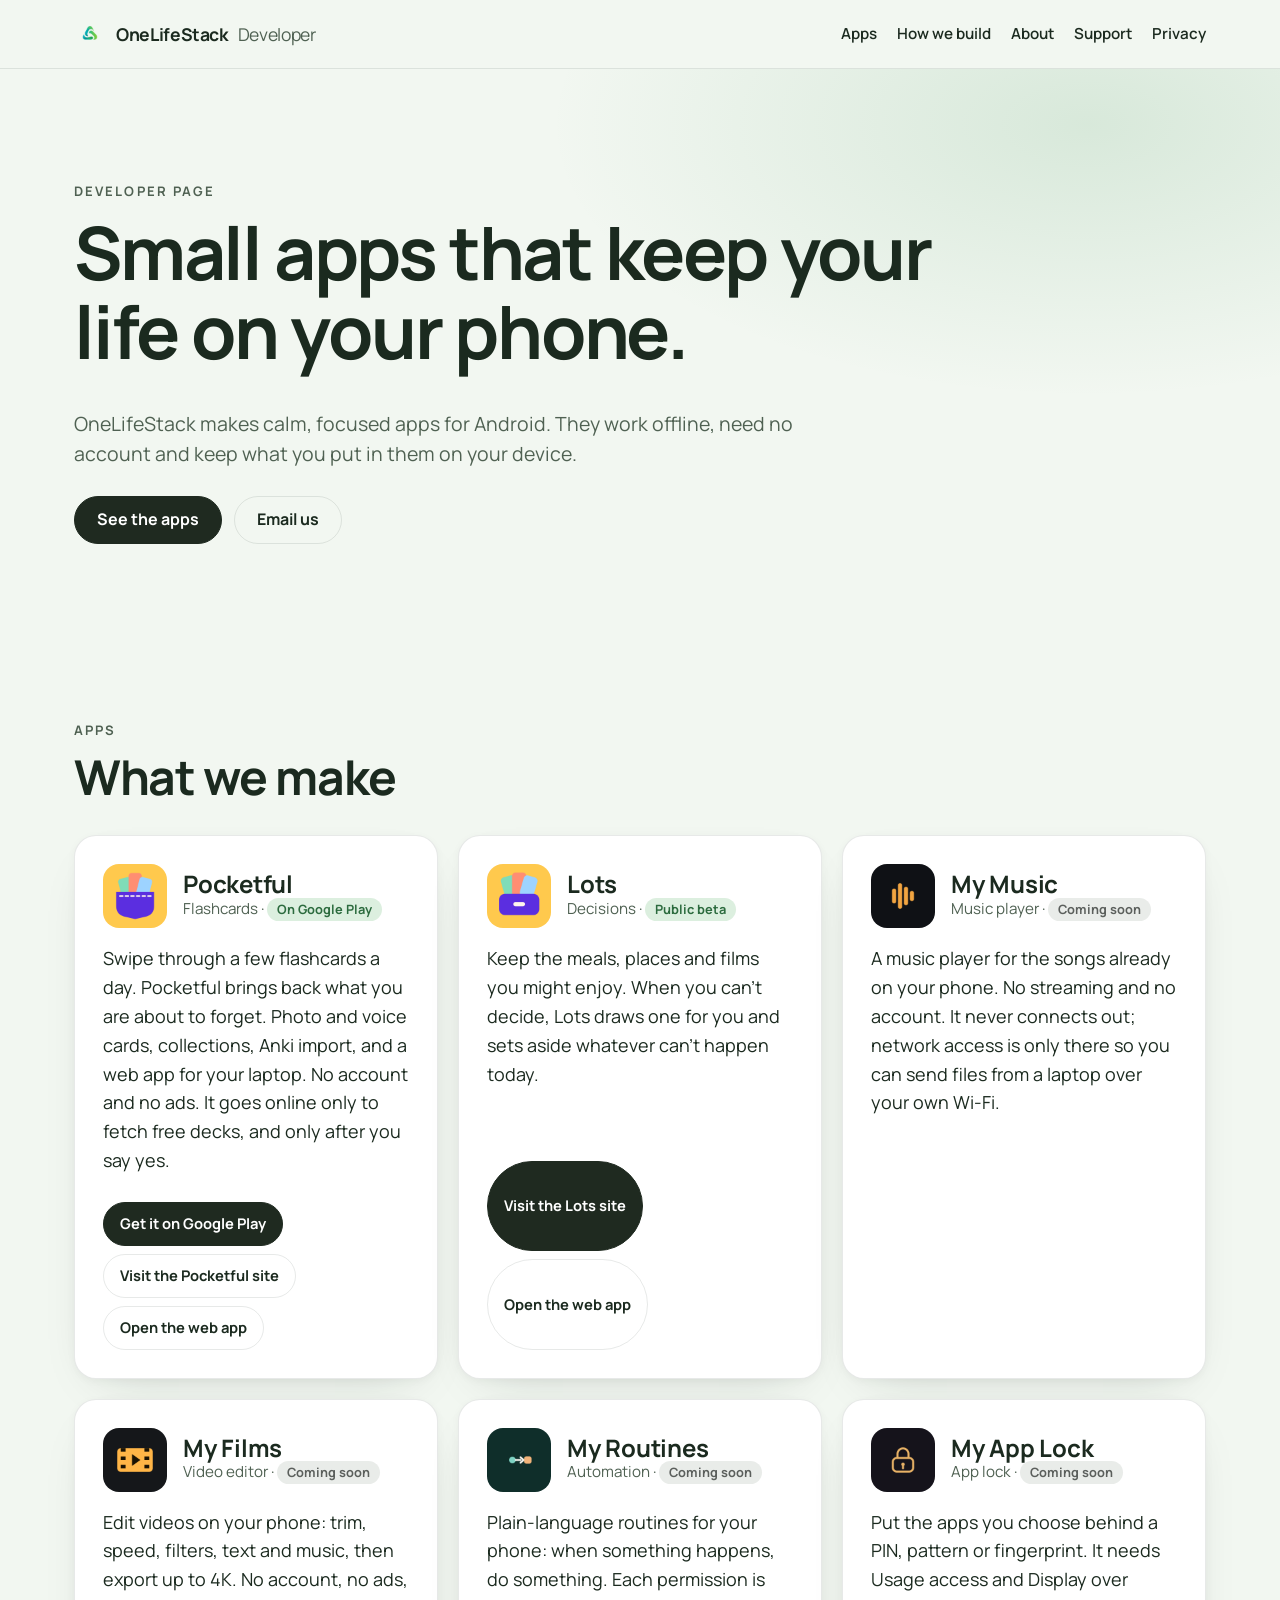
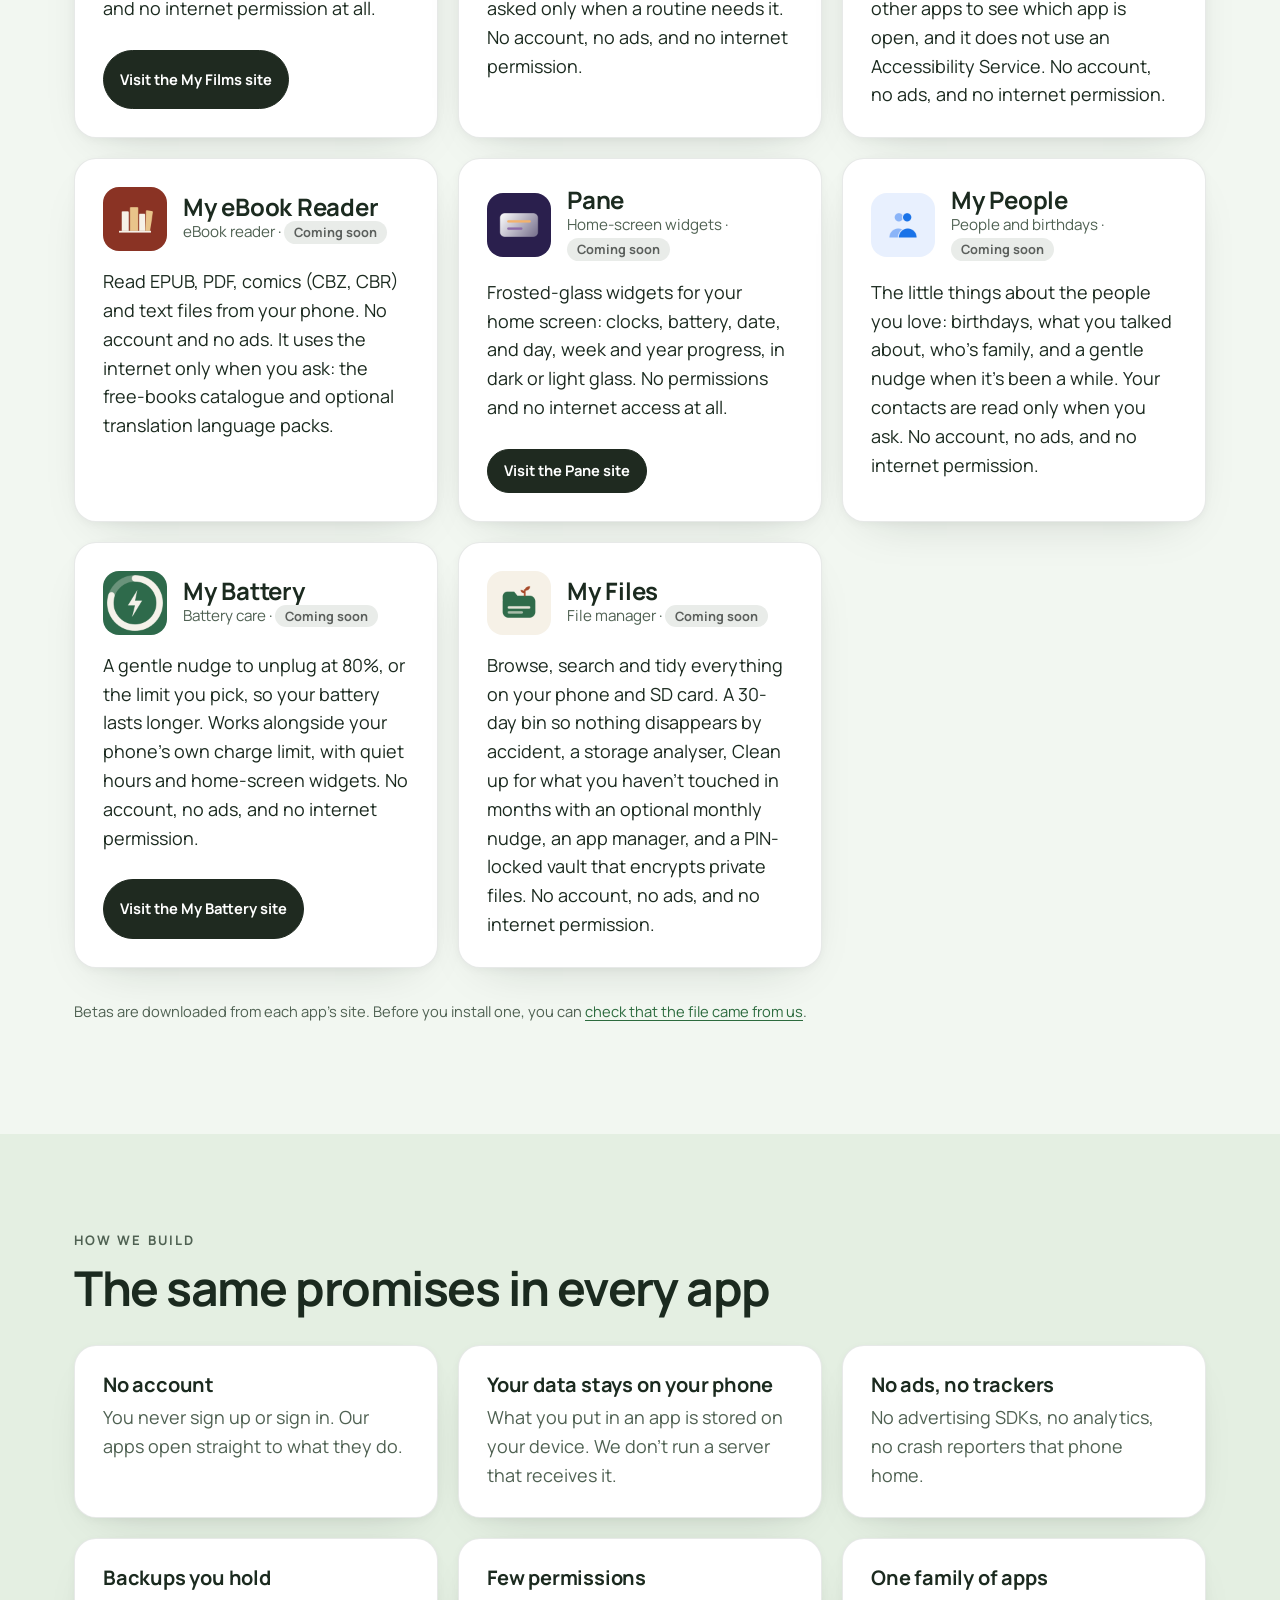
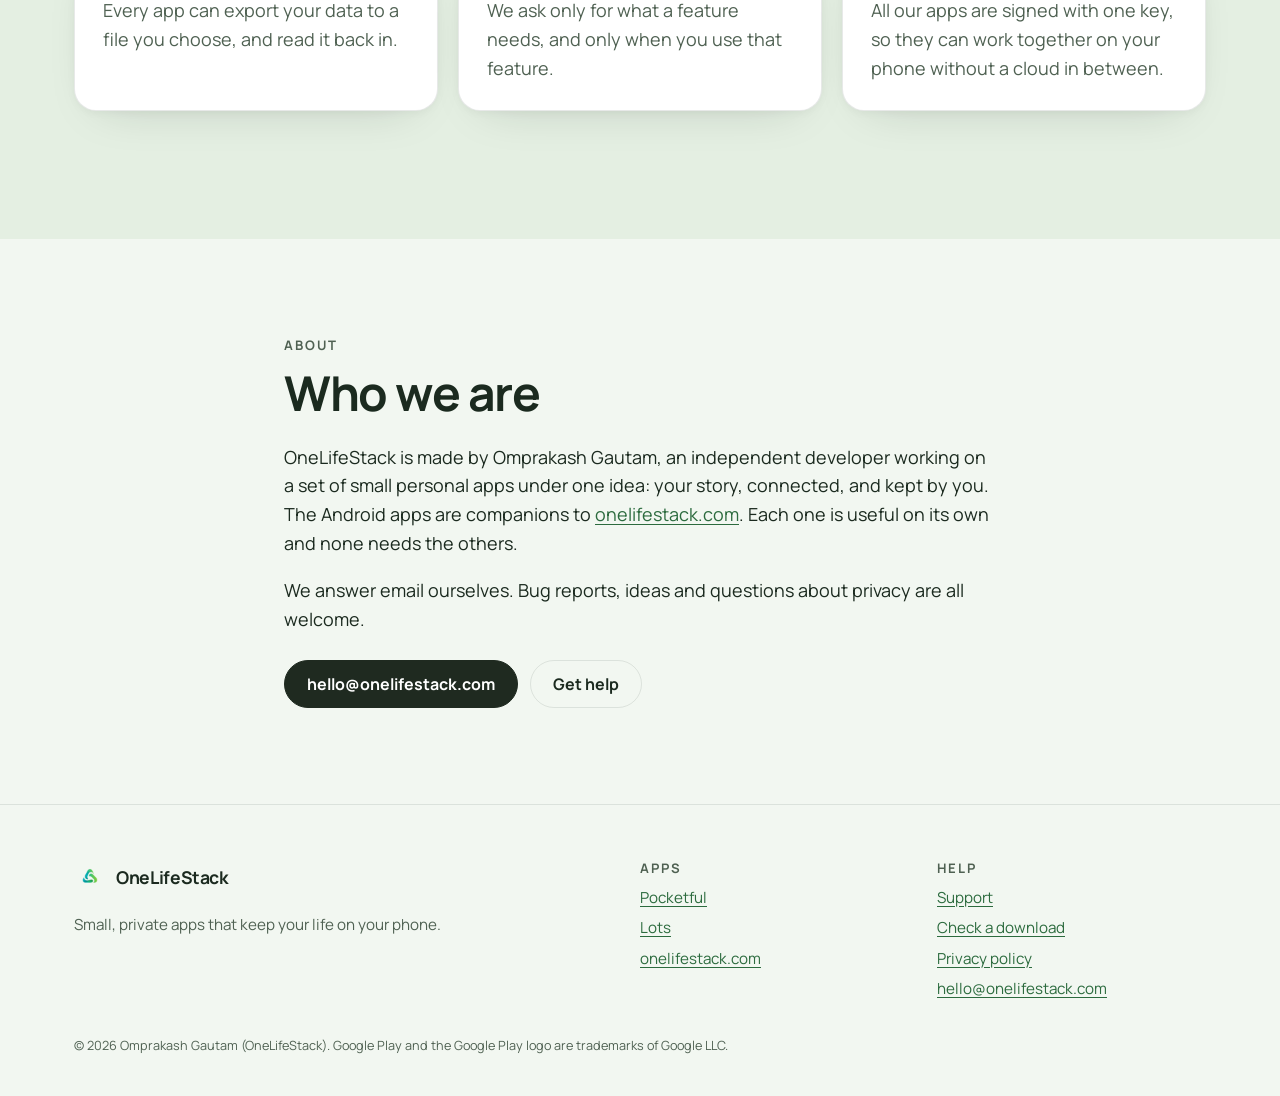
<file: index.html>
<!doctype html>
<html lang="en"><head><meta charset="utf-8">
<meta name="viewport" content="width=device-width, initial-scale=1">
<title>OneLifeStack: small, private Android apps</title>
<meta name="description" content="Calm, focused Android apps that work offline, need no account and keep your data on your phone. Pocketful, Lots and more.">
<meta name="theme-color" content="#f2f7f1" media="(prefers-color-scheme: light)"><meta name="theme-color" content="#080909" media="(prefers-color-scheme: dark)">
<meta http-equiv="Content-Security-Policy" content="default-src 'self'; script-src 'none'; img-src 'self'; style-src 'self'; font-src 'self'; base-uri 'self'; form-action 'none'">
<link rel="canonical" href="https://developer.onelifestack.com/">
<link rel="manifest" href="/site.webmanifest">
<link rel="icon" href="/assets/icon-96.png" sizes="96x96" type="image/png"><link rel="apple-touch-icon" href="/assets/icon-180.png">
<link rel="preload" href="/assets/fonts/manrope-400.ttf" as="font" type="font/ttf" crossorigin><link rel="preload" href="/assets/fonts/manrope-700.ttf" as="font" type="font/ttf" crossorigin>
<meta property="og:type" content="website"><meta property="og:site_name" content="OneLifeStack Developer"><meta property="og:title" content="OneLifeStack: small, private Android apps">
<meta property="og:description" content="Calm, focused Android apps that work offline, need no account and keep your data on your phone. Pocketful, Lots and more."><meta property="og:url" content="https://developer.onelifestack.com/"><meta property="og:image" content="https://developer.onelifestack.com/assets/og.jpg">
<meta name="twitter:card" content="summary_large_image">
<link rel="stylesheet" href="/assets/site.css">
</head><body>
<a class="skip" href="#main">Skip to content</a>
<header class="site"><div class="wrap"><a class="brand" href="/"><img src="/assets/icon-96.png" width="32" height="32" alt="">OneLifeStack <span>Developer</span></a>
<nav class="main" aria-label="Main"><a href="/#apps">Apps</a><a href="/#principles">How we build</a><a href="/#about">About</a><a href="/support/">Support</a><a href="/privacy/">Privacy</a></nav></div></header>
<main id="main">
<section class="hero"><div class="wrap">
<p class="eyebrow">Developer page</p>
<h1>Small apps that keep your life on your phone.</h1>
<p class="lede">OneLifeStack makes calm, focused apps for Android. They work offline, need no account and keep what you put in them on your device.</p>
<p class="links"><a class="btn" href="#apps">See the apps</a><a class="btn ghost" href="mailto:hello@onelifestack.com">Email us</a></p>
</div></section>
<section id="apps"><div class="wrap">
<p class="eyebrow">Apps</p><h2>What we make</h2>
<ul class="grid apps"><li class="card app" id="app-pocketful">
<div class="app-head"><img src="/assets/apps/pocketful.png" width="64" height="64" alt="Pocketful app icon">
<div><h3>Pocketful</h3><p class="kind">Flashcards · <span class="pill live">On Google Play</span></p></div></div>
<p>Swipe through a few flashcards a day. Pocketful brings back what you are about to forget. Photo and voice cards, collections, Anki import, and a web app for your laptop. No account and no ads. It goes online only to fetch free decks, and only after you say yes.</p><p class="links"><a class="btn" href="https://play.google.com/store/apps/details?id=com.onelifestack.pocketful">Get it on Google Play</a><a class="btn ghost" href="https://pocketful.onelifestack.com/">Visit the Pocketful site</a><a class="btn ghost" href="https://pocketful.onelifestack.com/app/">Open the web app</a></p></li><li class="card app" id="app-lots">
<div class="app-head"><img src="/assets/apps/lots.png" width="64" height="64" alt="Lots app icon">
<div><h3>Lots</h3><p class="kind">Decisions · <span class="pill beta">Public beta</span></p></div></div>
<p>Keep the meals, places and films you might enjoy. When you can&#x27;t decide, Lots draws one for you and sets aside whatever can&#x27;t happen today.</p><p class="links"><a class="btn" href="https://lots.onelifestack.com/">Visit the Lots site</a><a class="btn ghost" href="https://lots.onelifestack.com/app/">Open the web app</a></p></li><li class="card app" id="app-mymusic">
<div class="app-head"><img src="/assets/apps/mymusic.png" width="64" height="64" alt="My Music app icon">
<div><h3>My Music</h3><p class="kind">Music player · <span class="pill soon">Coming soon</span></p></div></div>
<p>A music player for the songs already on your phone. No streaming and no account. It never connects out; network access is only there so you can send files from a laptop over your own Wi-Fi.</p></li><li class="card app" id="app-myfilms">
<div class="app-head"><img src="/assets/apps/myfilms.png" width="64" height="64" alt="My Films app icon">
<div><h3>My Films</h3><p class="kind">Video editor · <span class="pill soon">Coming soon</span></p></div></div>
<p>Edit videos on your phone: trim, speed, filters, text and music, then export up to 4K. No account, no ads, and no internet permission at all.</p><p class="links"><a class="btn" href="https://myfilms.onelifestack.com/">Visit the My Films site</a></p></li><li class="card app" id="app-myroutines">
<div class="app-head"><img src="/assets/apps/myroutines.png" width="64" height="64" alt="My Routines app icon">
<div><h3>My Routines</h3><p class="kind">Automation · <span class="pill soon">Coming soon</span></p></div></div>
<p>Plain-language routines for your phone: when something happens, do something. Each permission is asked only when a routine needs it. No account, no ads, and no internet permission.</p></li><li class="card app" id="app-myapplock">
<div class="app-head"><img src="/assets/apps/myapplock.png" width="64" height="64" alt="My App Lock app icon">
<div><h3>My App Lock</h3><p class="kind">App lock · <span class="pill soon">Coming soon</span></p></div></div>
<p>Put the apps you choose behind a PIN, pattern or fingerprint. It needs Usage access and Display over other apps to see which app is open, and it does not use an Accessibility Service. No account, no ads, and no internet permission.</p></li><li class="card app" id="app-myebookreader">
<div class="app-head"><img src="/assets/apps/myebookreader.png" width="64" height="64" alt="My eBook Reader app icon">
<div><h3>My eBook Reader</h3><p class="kind">eBook reader · <span class="pill soon">Coming soon</span></p></div></div>
<p>Read EPUB, PDF, comics (CBZ, CBR) and text files from your phone. No account and no ads. It uses the internet only when you ask: the free-books catalogue and optional translation language packs.</p></li><li class="card app" id="app-pane">
<div class="app-head"><img src="/assets/apps/pane.png" width="64" height="64" alt="Pane app icon">
<div><h3>Pane</h3><p class="kind">Home-screen widgets · <span class="pill soon">Coming soon</span></p></div></div>
<p>Frosted-glass widgets for your home screen: clocks, battery, date, and day, week and year progress, in dark or light glass. No permissions and no internet access at all.</p><p class="links"><a class="btn" href="https://pane.onelifestack.com/">Visit the Pane site</a></p></li><li class="card app" id="app-mypeople">
<div class="app-head"><img src="/assets/apps/mypeople.png" width="64" height="64" alt="My People app icon">
<div><h3>My People</h3><p class="kind">People and birthdays · <span class="pill soon">Coming soon</span></p></div></div>
<p>The little things about the people you love: birthdays, what you talked about, who&#x27;s family, and a gentle nudge when it&#x27;s been a while. Your contacts are read only when you ask. No account, no ads, and no internet permission.</p></li><li class="card app" id="app-mybattery">
<div class="app-head"><img src="/assets/apps/mybattery.png" width="64" height="64" alt="My Battery app icon">
<div><h3>My Battery</h3><p class="kind">Battery care · <span class="pill soon">Coming soon</span></p></div></div>
<p>A gentle nudge to unplug at 80%, or the limit you pick, so your battery lasts longer. Works alongside your phone&#x27;s own charge limit, with quiet hours and home-screen widgets. No account, no ads, and no internet permission.</p><p class="links"><a class="btn" href="https://mybattery.onelifestack.com/">Visit the My Battery site</a></p></li><li class="card app" id="app-myfiles">
<div class="app-head"><img src="/assets/apps/myfiles.png" width="64" height="64" alt="My Files app icon">
<div><h3>My Files</h3><p class="kind">File manager · <span class="pill soon">Coming soon</span></p></div></div>
<p>Browse, search and tidy everything on your phone and SD card. A 30-day bin so nothing disappears by accident, a storage analyser, Clean up for what you haven&#x27;t touched in months with an optional monthly nudge, an app manager, and a PIN-locked vault that encrypts private files. No account, no ads, and no internet permission.</p></li></ul>
<p class="muted small">Betas are downloaded from each app's site. Before you install one, you can <a href="/verify/">check that the file came from us</a>.</p>
</div></section>
<section id="principles" class="alt"><div class="wrap">
<p class="eyebrow">How we build</p><h2>The same promises in every app</h2>
<ul class="grid"><li class="card"><h3>No account</h3><p>You never sign up or sign in. Our apps open straight to what they do.</p></li><li class="card"><h3>Your data stays on your phone</h3><p>What you put in an app is stored on your device. We don&#x27;t run a server that receives it.</p></li><li class="card"><h3>No ads, no trackers</h3><p>No advertising SDKs, no analytics, no crash reporters that phone home.</p></li><li class="card"><h3>Backups you hold</h3><p>Every app can export your data to a file you choose, and read it back in.</p></li><li class="card"><h3>Few permissions</h3><p>We ask only for what a feature needs, and only when you use that feature.</p></li><li class="card"><h3>One family of apps</h3><p>All our apps are signed with one key, so they can work together on your phone without a cloud in between.</p></li></ul>
</div></section>
<section id="about"><div class="wrap narrow">
<p class="eyebrow">About</p><h2>Who we are</h2>
<p>OneLifeStack is made by Omprakash Gautam, an independent developer working on a set of small personal apps under one idea: your story, connected, and kept by you. The Android apps are companions to <a href="https://onelifestack.com">onelifestack.com</a>. Each one is useful on its own and none needs the others.</p>
<p>We answer email ourselves. Bug reports, ideas and questions about privacy are all welcome.</p>
<p class="links"><a class="btn" href="mailto:hello@onelifestack.com">hello@onelifestack.com</a><a class="btn ghost" href="/support/">Get help</a></p>
</div></section>
</main>
<footer class="site"><div class="wrap">
<div><a class="brand" href="/"><img src="/assets/icon-96.png" width="32" height="32" alt="">OneLifeStack</a>
<p>Small, private apps that keep your life on your phone.</p></div>
<div><h2>Apps</h2><ul><li><a href="https://pocketful.onelifestack.com/">Pocketful</a></li><li><a href="https://lots.onelifestack.com/">Lots</a></li><li><a href="https://onelifestack.com">onelifestack.com</a></li></ul></div>
<div><h2>Help</h2><ul><li><a href="/support/">Support</a></li><li><a href="/verify/">Check a download</a></li><li><a href="/privacy/">Privacy policy</a></li><li><a href="mailto:hello@onelifestack.com">hello@onelifestack.com</a></li></ul></div>
<small>© 2026 Omprakash Gautam (OneLifeStack). Google Play and the Google Play logo are trademarks of Google LLC.</small>
</div></footer></body></html>
</file>
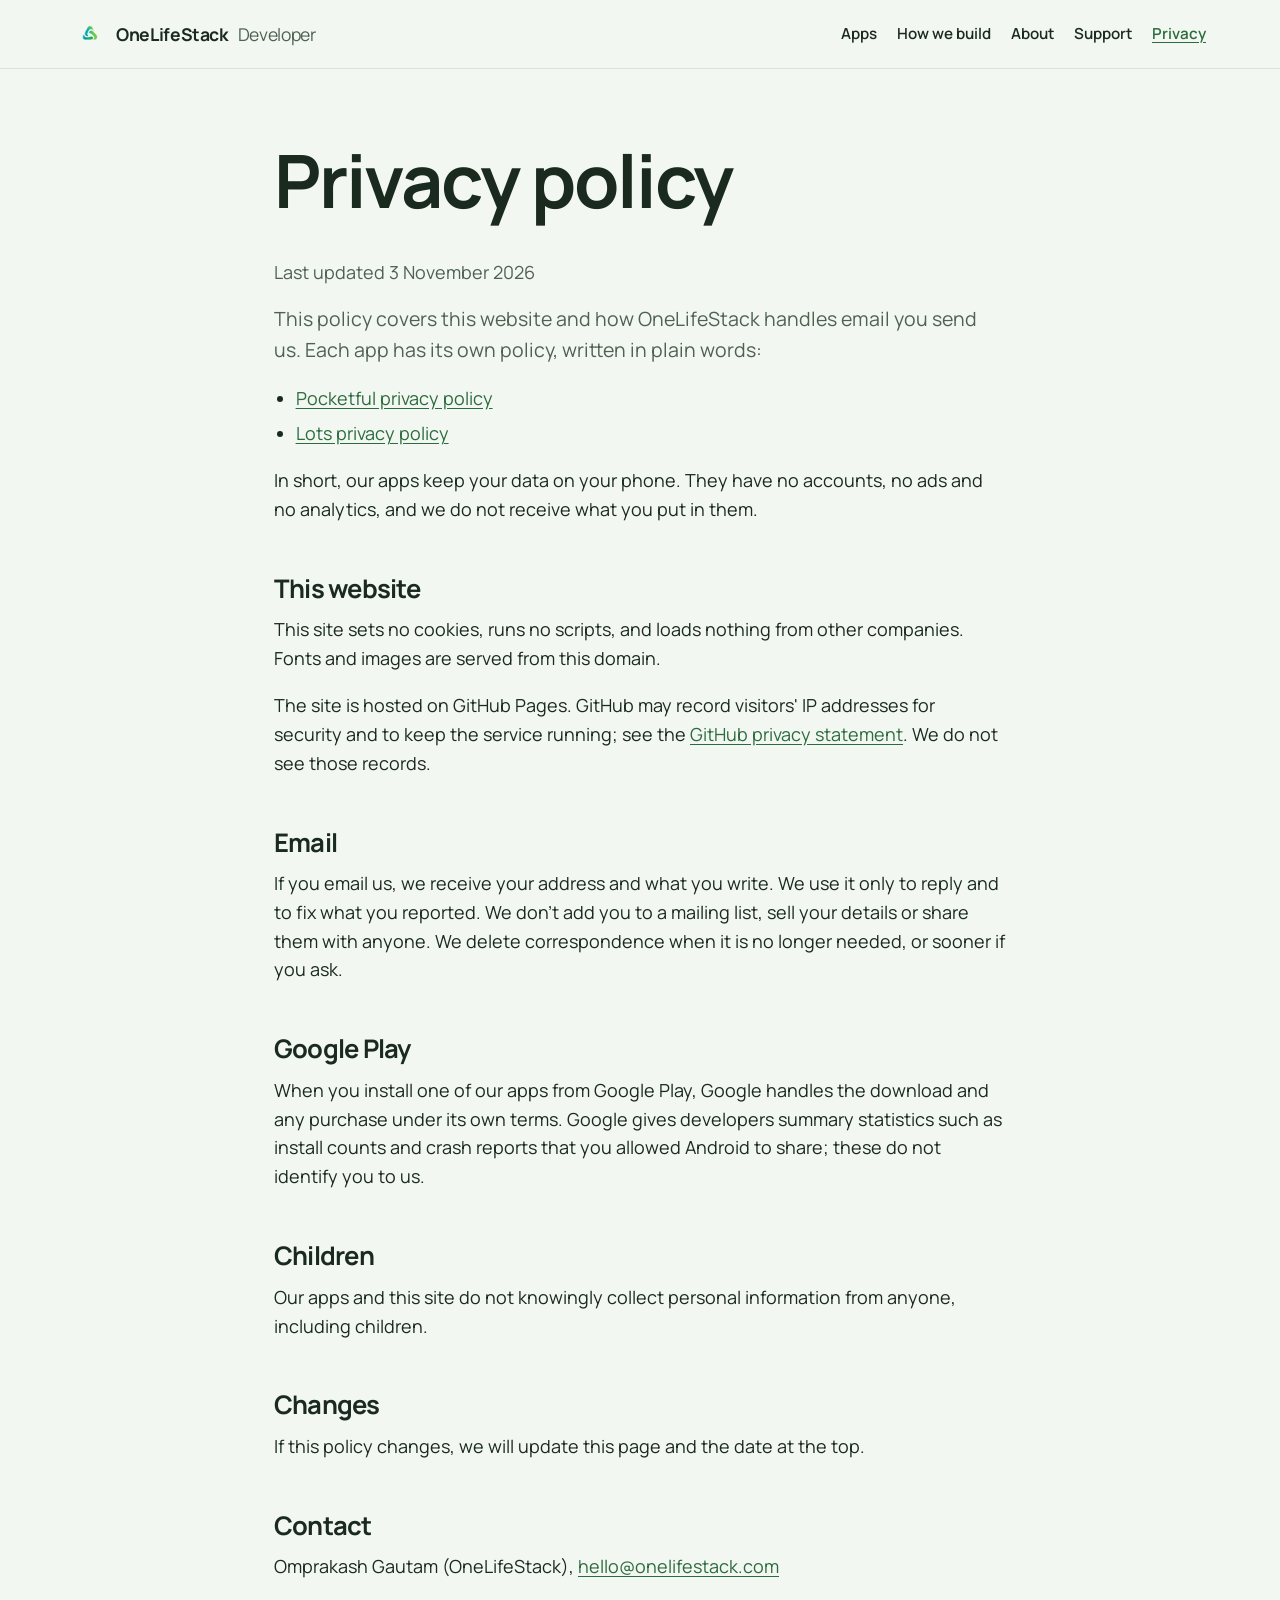
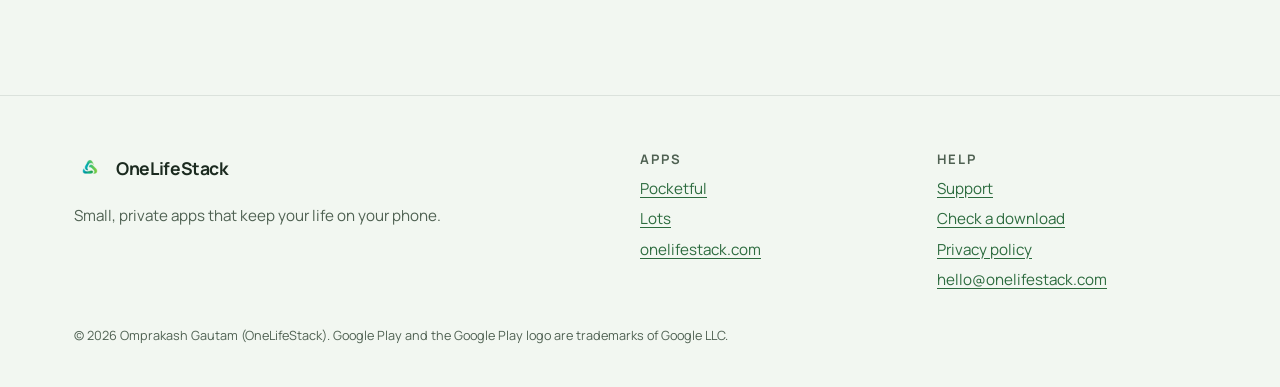
<file: privacy/index.html>
<!doctype html>
<html lang="en"><head><meta charset="utf-8">
<meta name="viewport" content="width=device-width, initial-scale=1">
<title>Privacy policy | OneLifeStack Developer</title>
<meta name="description" content="How OneLifeStack handles this website and email you send us. Links to each app&#x27;s privacy policy.">
<meta name="theme-color" content="#f2f7f1" media="(prefers-color-scheme: light)"><meta name="theme-color" content="#080909" media="(prefers-color-scheme: dark)">
<meta http-equiv="Content-Security-Policy" content="default-src 'self'; script-src 'none'; img-src 'self'; style-src 'self'; font-src 'self'; base-uri 'self'; form-action 'none'">
<link rel="canonical" href="https://developer.onelifestack.com/privacy/">
<link rel="manifest" href="/site.webmanifest">
<link rel="icon" href="/assets/icon-96.png" sizes="96x96" type="image/png"><link rel="apple-touch-icon" href="/assets/icon-180.png">
<link rel="preload" href="/assets/fonts/manrope-400.ttf" as="font" type="font/ttf" crossorigin><link rel="preload" href="/assets/fonts/manrope-700.ttf" as="font" type="font/ttf" crossorigin>
<meta property="og:type" content="website"><meta property="og:site_name" content="OneLifeStack Developer"><meta property="og:title" content="Privacy policy | OneLifeStack Developer">
<meta property="og:description" content="How OneLifeStack handles this website and email you send us. Links to each app&#x27;s privacy policy."><meta property="og:url" content="https://developer.onelifestack.com/privacy/"><meta property="og:image" content="https://developer.onelifestack.com/assets/og.jpg">
<meta name="twitter:card" content="summary_large_image">
<link rel="stylesheet" href="/assets/site.css">
</head><body>
<a class="skip" href="#main">Skip to content</a>
<header class="site"><div class="wrap"><a class="brand" href="/"><img src="/assets/icon-96.png" width="32" height="32" alt="">OneLifeStack <span>Developer</span></a>
<nav class="main" aria-label="Main"><a href="/#apps">Apps</a><a href="/#principles">How we build</a><a href="/#about">About</a><a href="/support/">Support</a><a href="/privacy/" aria-current="page">Privacy</a></nav></div></header>
<main id="main">
<div class="article"><div class="wrap"><h1>Privacy policy</h1>
<p class="muted">Last updated 3 November 2026</p>
<p class="lede">This policy covers this website and how OneLifeStack handles email you send us. Each app has its own policy, written in plain words:</p>
<ul><li><a href="https://pocketful.onelifestack.com/privacy/">Pocketful privacy policy</a></li><li><a href="https://lots.onelifestack.com/privacy/">Lots privacy policy</a></li></ul>
<p>In short, our apps keep your data on your phone. They have no accounts, no ads and no analytics, and we do not receive what you put in them.</p>
<h2>This website</h2>
<p>This site sets no cookies, runs no scripts, and loads nothing from other companies. Fonts and images are served from this domain.</p>
<p>The site is hosted on GitHub Pages. GitHub may record visitors' IP addresses for security and to keep the service running; see the <a href="https://docs.github.com/en/site-policy/privacy-policies/github-general-privacy-statement">GitHub privacy statement</a>. We do not see those records.</p>
<h2>Email</h2>
<p>If you email us, we receive your address and what you write. We use it only to reply and to fix what you reported. We don't add you to a mailing list, sell your details or share them with anyone. We delete correspondence when it is no longer needed, or sooner if you ask.</p>
<h2>Google Play</h2>
<p>When you install one of our apps from Google Play, Google handles the download and any purchase under its own terms. Google gives developers summary statistics such as install counts and crash reports that you allowed Android to share; these do not identify you to us.</p>
<h2>Children</h2>
<p>Our apps and this site do not knowingly collect personal information from anyone, including children.</p>
<h2>Changes</h2>
<p>If this policy changes, we will update this page and the date at the top.</p>
<h2>Contact</h2>
<p>Omprakash Gautam (OneLifeStack), <a href="mailto:hello@onelifestack.com">hello@onelifestack.com</a></p></div></div>
</main>
<footer class="site"><div class="wrap">
<div><a class="brand" href="/"><img src="/assets/icon-96.png" width="32" height="32" alt="">OneLifeStack</a>
<p>Small, private apps that keep your life on your phone.</p></div>
<div><h2>Apps</h2><ul><li><a href="https://pocketful.onelifestack.com/">Pocketful</a></li><li><a href="https://lots.onelifestack.com/">Lots</a></li><li><a href="https://onelifestack.com">onelifestack.com</a></li></ul></div>
<div><h2>Help</h2><ul><li><a href="/support/">Support</a></li><li><a href="/verify/">Check a download</a></li><li><a href="/privacy/">Privacy policy</a></li><li><a href="mailto:hello@onelifestack.com">hello@onelifestack.com</a></li></ul></div>
<small>© 2026 Omprakash Gautam (OneLifeStack). Google Play and the Google Play logo are trademarks of Google LLC.</small>
</div></footer></body></html>
</file>
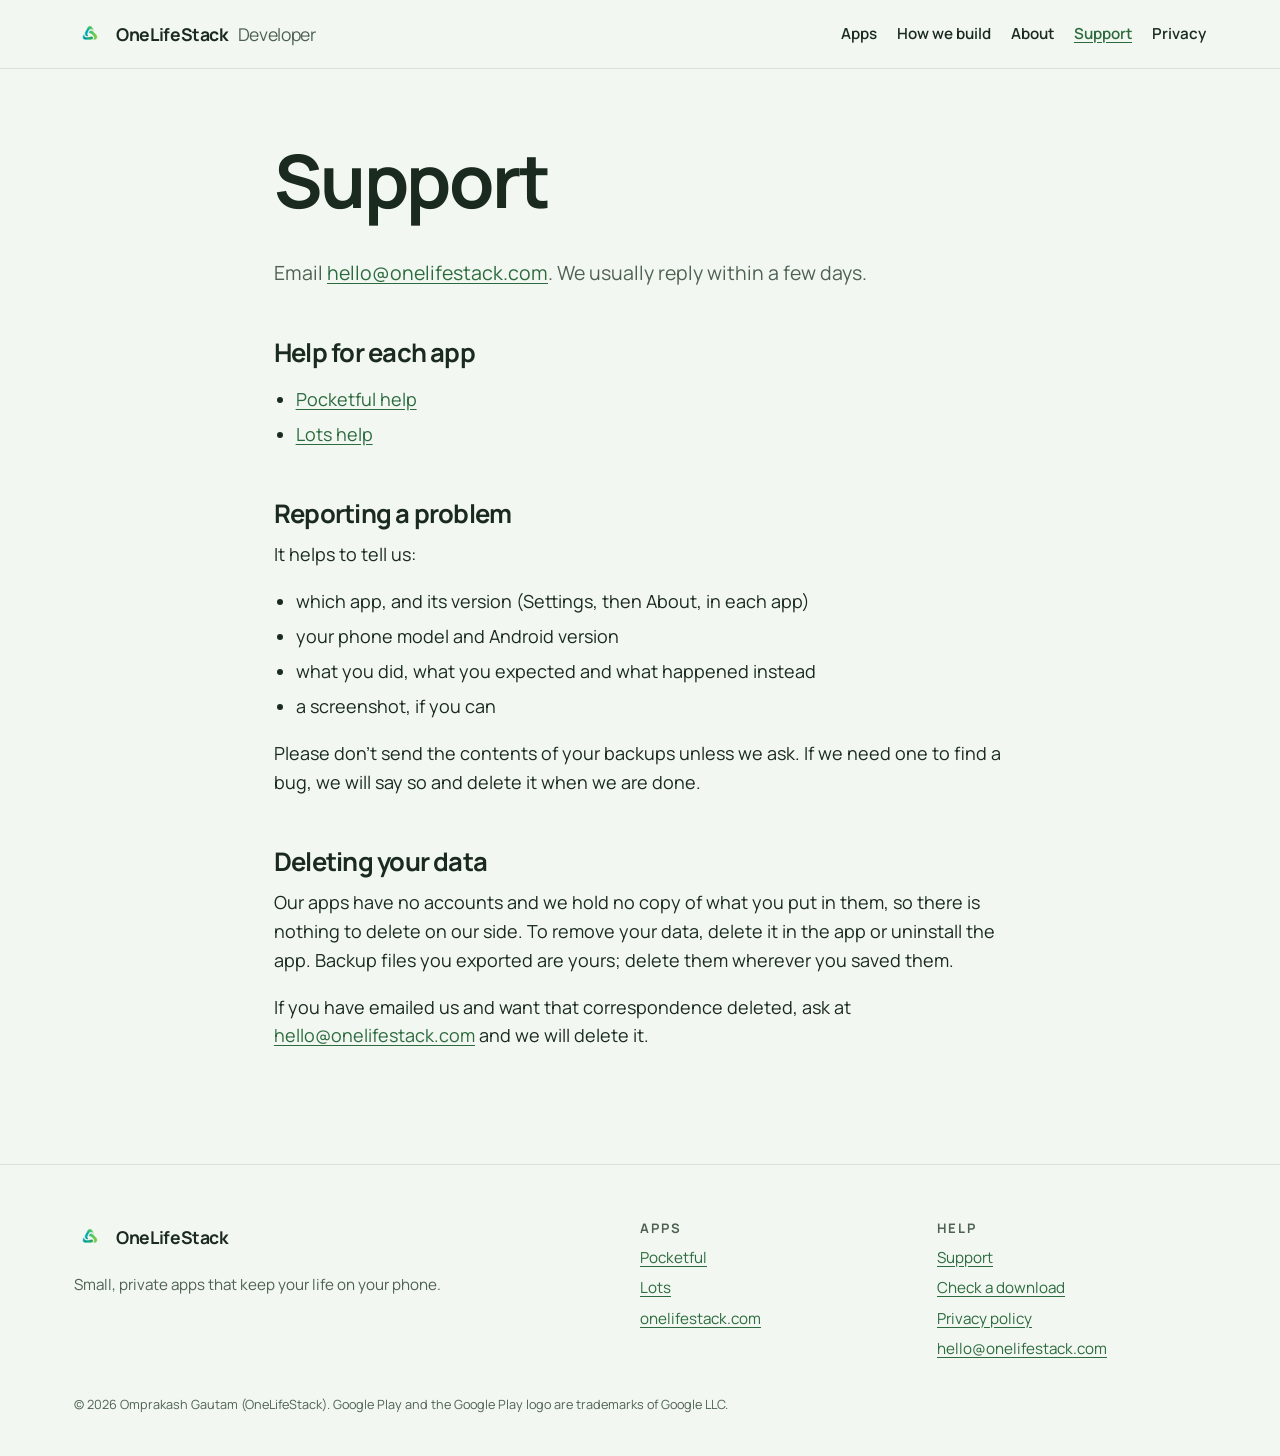
<file: support/index.html>
<!doctype html>
<html lang="en"><head><meta charset="utf-8">
<meta name="viewport" content="width=device-width, initial-scale=1">
<title>Support | OneLifeStack Developer</title>
<meta name="description" content="Get help with OneLifeStack apps, report a problem or ask about your data.">
<meta name="theme-color" content="#f2f7f1" media="(prefers-color-scheme: light)"><meta name="theme-color" content="#080909" media="(prefers-color-scheme: dark)">
<meta http-equiv="Content-Security-Policy" content="default-src 'self'; script-src 'none'; img-src 'self'; style-src 'self'; font-src 'self'; base-uri 'self'; form-action 'none'">
<link rel="canonical" href="https://developer.onelifestack.com/support/">
<link rel="manifest" href="/site.webmanifest">
<link rel="icon" href="/assets/icon-96.png" sizes="96x96" type="image/png"><link rel="apple-touch-icon" href="/assets/icon-180.png">
<link rel="preload" href="/assets/fonts/manrope-400.ttf" as="font" type="font/ttf" crossorigin><link rel="preload" href="/assets/fonts/manrope-700.ttf" as="font" type="font/ttf" crossorigin>
<meta property="og:type" content="website"><meta property="og:site_name" content="OneLifeStack Developer"><meta property="og:title" content="Support | OneLifeStack Developer">
<meta property="og:description" content="Get help with OneLifeStack apps, report a problem or ask about your data."><meta property="og:url" content="https://developer.onelifestack.com/support/"><meta property="og:image" content="https://developer.onelifestack.com/assets/og.jpg">
<meta name="twitter:card" content="summary_large_image">
<link rel="stylesheet" href="/assets/site.css">
</head><body>
<a class="skip" href="#main">Skip to content</a>
<header class="site"><div class="wrap"><a class="brand" href="/"><img src="/assets/icon-96.png" width="32" height="32" alt="">OneLifeStack <span>Developer</span></a>
<nav class="main" aria-label="Main"><a href="/#apps">Apps</a><a href="/#principles">How we build</a><a href="/#about">About</a><a href="/support/" aria-current="page">Support</a><a href="/privacy/">Privacy</a></nav></div></header>
<main id="main">
<div class="article"><div class="wrap"><h1>Support</h1>
<p class="lede">Email <a href="mailto:hello@onelifestack.com">hello@onelifestack.com</a>. We usually reply within a few days.</p>
<h2>Help for each app</h2><ul><li><a href="https://pocketful.onelifestack.com/support/">Pocketful help</a></li><li><a href="https://lots.onelifestack.com/support/">Lots help</a></li></ul>
<h2>Reporting a problem</h2>
<p>It helps to tell us:</p>
<ul><li>which app, and its version (Settings, then About, in each app)</li><li>your phone model and Android version</li><li>what you did, what you expected and what happened instead</li><li>a screenshot, if you can</li></ul>
<p>Please don't send the contents of your backups unless we ask. If we need one to find a bug, we will say so and delete it when we are done.</p>
<h2 id="delete">Deleting your data</h2>
<p>Our apps have no accounts and we hold no copy of what you put in them, so there is nothing to delete on our side. To remove your data, delete it in the app or uninstall the app. Backup files you exported are yours; delete them wherever you saved them.</p>
<p>If you have emailed us and want that correspondence deleted, ask at <a href="mailto:hello@onelifestack.com">hello@onelifestack.com</a> and we will delete it.</p></div></div>
</main>
<footer class="site"><div class="wrap">
<div><a class="brand" href="/"><img src="/assets/icon-96.png" width="32" height="32" alt="">OneLifeStack</a>
<p>Small, private apps that keep your life on your phone.</p></div>
<div><h2>Apps</h2><ul><li><a href="https://pocketful.onelifestack.com/">Pocketful</a></li><li><a href="https://lots.onelifestack.com/">Lots</a></li><li><a href="https://onelifestack.com">onelifestack.com</a></li></ul></div>
<div><h2>Help</h2><ul><li><a href="/support/">Support</a></li><li><a href="/verify/">Check a download</a></li><li><a href="/privacy/">Privacy policy</a></li><li><a href="mailto:hello@onelifestack.com">hello@onelifestack.com</a></li></ul></div>
<small>© 2026 Omprakash Gautam (OneLifeStack). Google Play and the Google Play logo are trademarks of Google LLC.</small>
</div></footer></body></html>
</file>
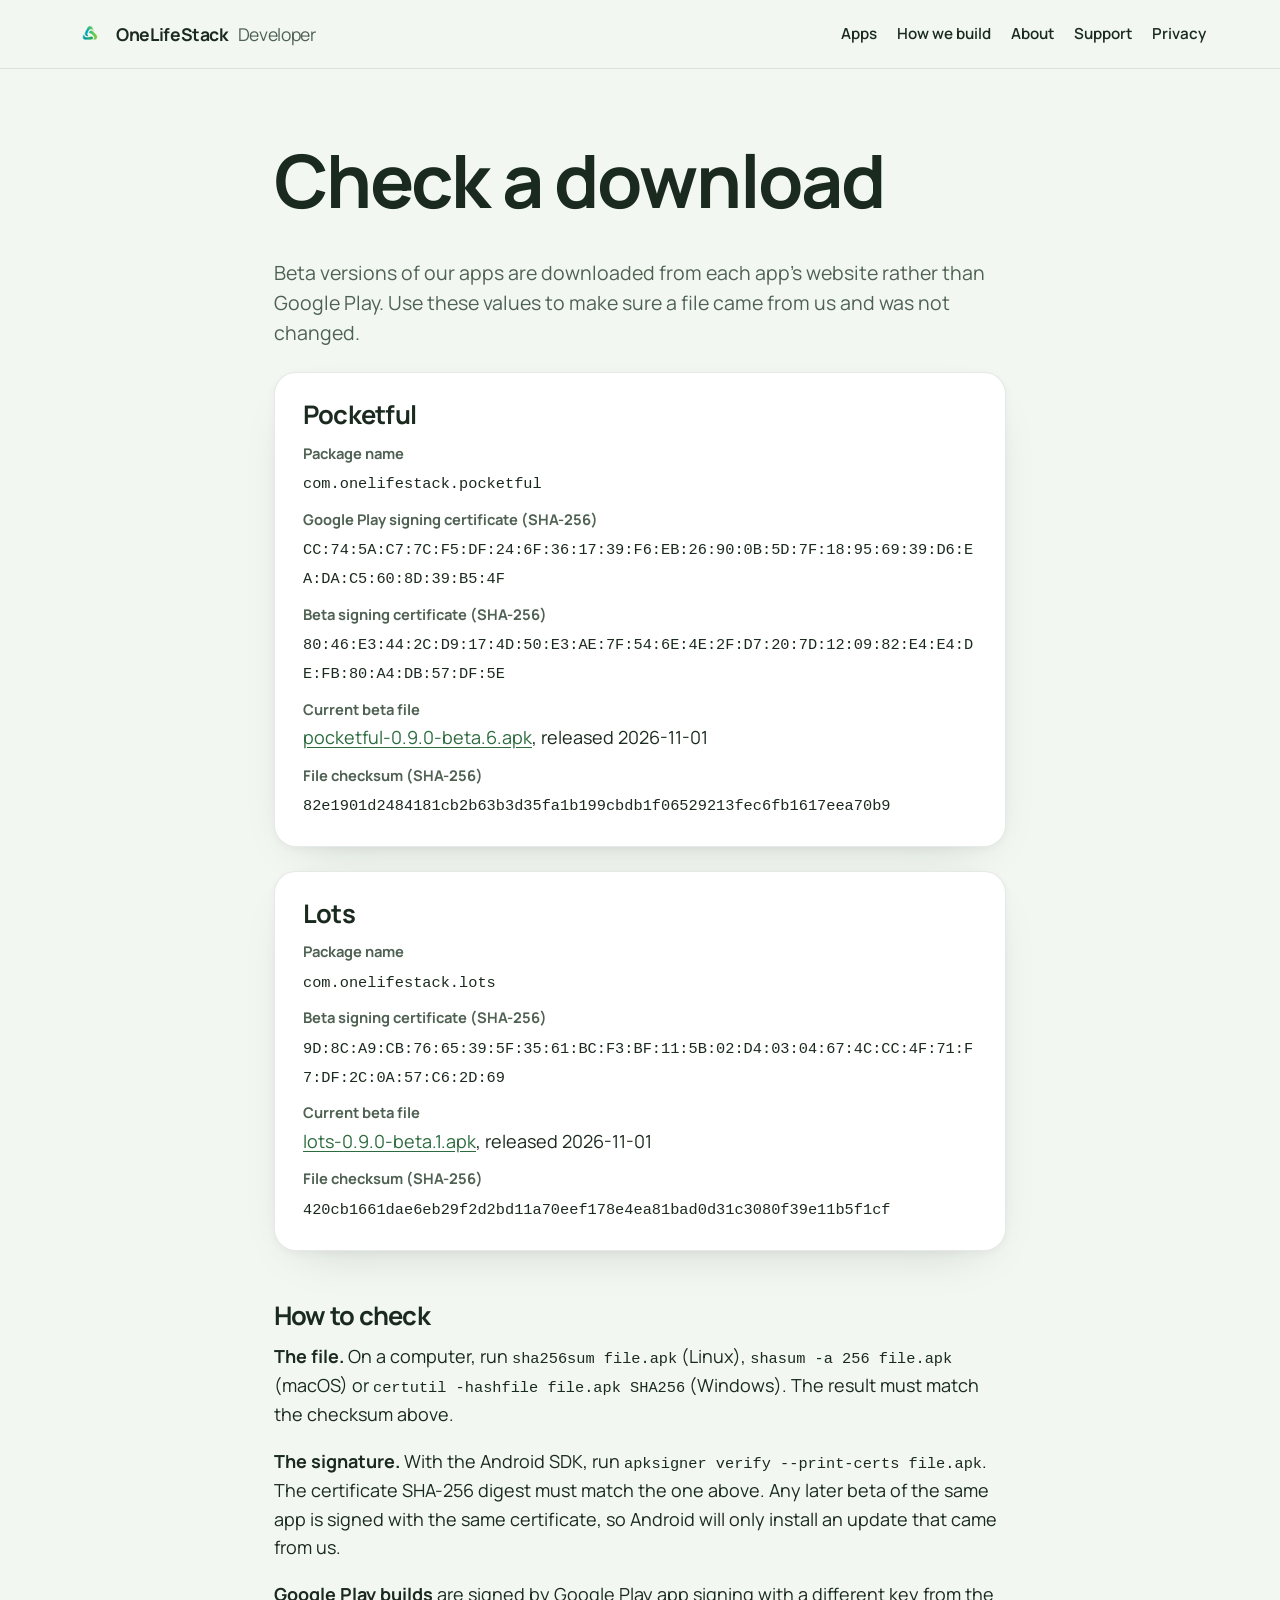
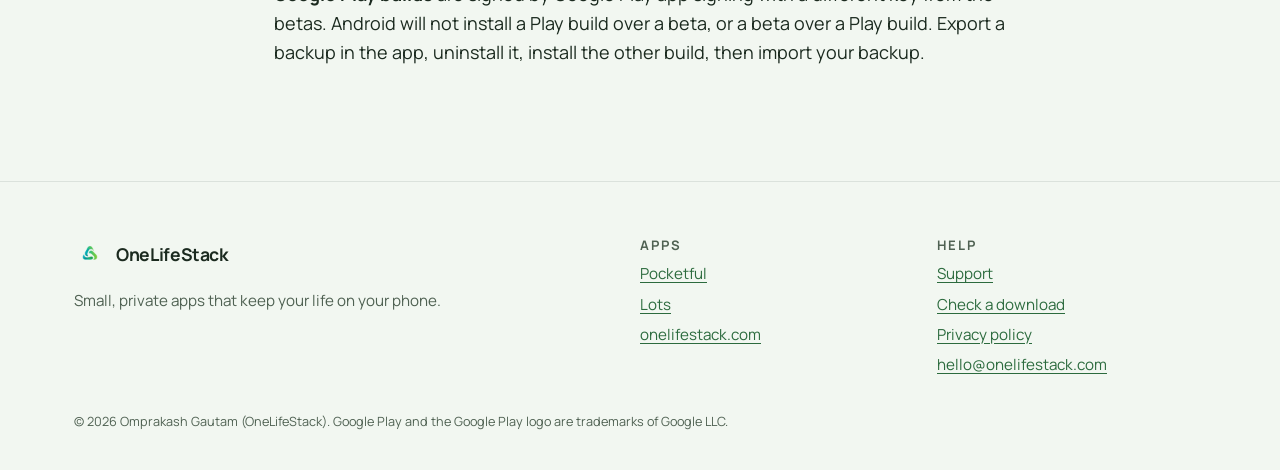
<file: verify/index.html>
<!doctype html>
<html lang="en"><head><meta charset="utf-8">
<meta name="viewport" content="width=device-width, initial-scale=1">
<title>Check a download | OneLifeStack Developer</title>
<meta name="description" content="Package names, signing certificates and checksums for OneLifeStack beta apps.">
<meta name="theme-color" content="#f2f7f1" media="(prefers-color-scheme: light)"><meta name="theme-color" content="#080909" media="(prefers-color-scheme: dark)">
<meta http-equiv="Content-Security-Policy" content="default-src 'self'; script-src 'none'; img-src 'self'; style-src 'self'; font-src 'self'; base-uri 'self'; form-action 'none'">
<link rel="canonical" href="https://developer.onelifestack.com/verify/">
<link rel="manifest" href="/site.webmanifest">
<link rel="icon" href="/assets/icon-96.png" sizes="96x96" type="image/png"><link rel="apple-touch-icon" href="/assets/icon-180.png">
<link rel="preload" href="/assets/fonts/manrope-400.ttf" as="font" type="font/ttf" crossorigin><link rel="preload" href="/assets/fonts/manrope-700.ttf" as="font" type="font/ttf" crossorigin>
<meta property="og:type" content="website"><meta property="og:site_name" content="OneLifeStack Developer"><meta property="og:title" content="Check a download | OneLifeStack Developer">
<meta property="og:description" content="Package names, signing certificates and checksums for OneLifeStack beta apps."><meta property="og:url" content="https://developer.onelifestack.com/verify/"><meta property="og:image" content="https://developer.onelifestack.com/assets/og.jpg">
<meta name="twitter:card" content="summary_large_image">
<link rel="stylesheet" href="/assets/site.css">
</head><body>
<a class="skip" href="#main">Skip to content</a>
<header class="site"><div class="wrap"><a class="brand" href="/"><img src="/assets/icon-96.png" width="32" height="32" alt="">OneLifeStack <span>Developer</span></a>
<nav class="main" aria-label="Main"><a href="/#apps">Apps</a><a href="/#principles">How we build</a><a href="/#about">About</a><a href="/support/">Support</a><a href="/privacy/">Privacy</a></nav></div></header>
<main id="main">
<div class="article"><div class="wrap"><h1>Check a download</h1>
<p class="lede">Beta versions of our apps are downloaded from each app's website rather than Google Play. Use these values to make sure a file came from us and was not changed.</p>
<div class="card verify" id="verify-pocketful"><h2>Pocketful</h2><dl>
<dt>Package name</dt><dd><code>com.onelifestack.pocketful</code></dd>
<dt>Google Play signing certificate (SHA-256)</dt><dd><code>CC:74:5A:C7:7C:F5:DF:24:6F:36:17:39:F6:EB:26:90:0B:5D:7F:18:95:69:39:D6:EA:DA:C5:60:8D:39:B5:4F</code></dd>
<dt>Beta signing certificate (SHA-256)</dt><dd><code>80:46:E3:44:2C:D9:17:4D:50:E3:AE:7F:54:6E:4E:2F:D7:20:7D:12:09:82:E4:E4:DE:FB:80:A4:DB:57:DF:5E</code></dd>
<dt>Current beta file</dt><dd><a href="https://github.com/onelifestack/pocketful-site/releases/download/v0.9.0-beta.6/pocketful-0.9.0-beta.6.apk">pocketful-0.9.0-beta.6.apk</a>, released 2026-11-01</dd><dt>File checksum (SHA-256)</dt><dd><code>82e1901d2484181cb2b63b3d35fa1b199cbdb1f06529213fec6fb1617eea70b9</code></dd>
</dl></div><div class="card verify" id="verify-lots"><h2>Lots</h2><dl>
<dt>Package name</dt><dd><code>com.onelifestack.lots</code></dd>

<dt>Beta signing certificate (SHA-256)</dt><dd><code>9D:8C:A9:CB:76:65:39:5F:35:61:BC:F3:BF:11:5B:02:D4:03:04:67:4C:CC:4F:71:F7:DF:2C:0A:57:C6:2D:69</code></dd>
<dt>Current beta file</dt><dd><a href="https://github.com/onelifestack/lots-site/releases/download/v0.9.0-beta.1/lots-0.9.0-beta.1.apk">lots-0.9.0-beta.1.apk</a>, released 2026-11-01</dd><dt>File checksum (SHA-256)</dt><dd><code>420cb1661dae6eb29f2d2bd11a70eef178e4ea81bad0d31c3080f39e11b5f1cf</code></dd>
</dl></div>
<h2>How to check</h2>
<p><strong>The file.</strong> On a computer, run <code>sha256sum file.apk</code> (Linux), <code>shasum -a 256 file.apk</code> (macOS) or <code>certutil -hashfile file.apk SHA256</code> (Windows). The result must match the checksum above.</p>
<p><strong>The signature.</strong> With the Android SDK, run <code>apksigner verify --print-certs file.apk</code>. The certificate SHA-256 digest must match the one above. Any later beta of the same app is signed with the same certificate, so Android will only install an update that came from us.</p>
<p><strong>Google Play builds</strong> are signed by Google Play app signing with a different key from the betas. Android will not install a Play build over a beta, or a beta over a Play build. Export a backup in the app, uninstall it, install the other build, then import your backup.</p></div></div>
</main>
<footer class="site"><div class="wrap">
<div><a class="brand" href="/"><img src="/assets/icon-96.png" width="32" height="32" alt="">OneLifeStack</a>
<p>Small, private apps that keep your life on your phone.</p></div>
<div><h2>Apps</h2><ul><li><a href="https://pocketful.onelifestack.com/">Pocketful</a></li><li><a href="https://lots.onelifestack.com/">Lots</a></li><li><a href="https://onelifestack.com">onelifestack.com</a></li></ul></div>
<div><h2>Help</h2><ul><li><a href="/support/">Support</a></li><li><a href="/verify/">Check a download</a></li><li><a href="/privacy/">Privacy policy</a></li><li><a href="mailto:hello@onelifestack.com">hello@onelifestack.com</a></li></ul></div>
<small>© 2026 Omprakash Gautam (OneLifeStack). Google Play and the Google Play logo are trademarks of Google LLC.</small>
</div></footer></body></html>
</file>
<file: assets/site.css>
/* developer.onelifestack.com. Tokens follow the onelifestack.com "life-nocturne" preset (onelifestack.com/DESIGN_SYSTEM.md).
   Muted text is a little darker (light) and lighter (dark) than the preset so it passes WCAG AA; build.py checks every pair. */
@font-face { font-family: Manrope; font-weight: 400; font-display: swap; src: url(/assets/fonts/manrope-400.ttf) format("truetype"); }
@font-face { font-family: Manrope; font-weight: 600; font-display: swap; src: url(/assets/fonts/manrope-600.ttf) format("truetype"); }
@font-face { font-family: Manrope; font-weight: 700 800; font-display: swap; src: url(/assets/fonts/manrope-700.ttf) format("truetype"); }

:root {
  --bg: #f2f7f1; --bg-alt: #e4efe2; --surface: #ffffff;
  --border: rgba(26, 46, 30, .10); --ink: #1b2a1f; --muted: #4f6152; --link: #2c6b3e; --brand: #4f9d63;
  --btn-bg: #1f2a20; --btn-fg: #ffffff;
  --beta-fg: #2c6b3e; --beta-bg: #dcefdf; --soon-fg: #5b5f5c; --soon-bg: #e9ece9;
  --glow: rgba(79, 157, 99, .16);
  --shadow: 0 2px 8px rgba(20, 30, 22, .04), 0 18px 50px -28px rgba(20, 30, 22, .22);
  --radius: 22px; --radius-lg: 30px; --maxw: 1180px;
  color-scheme: light dark;
}
@media (prefers-color-scheme: dark) {
  :root {
    --bg: #080909; --bg-alt: #0d0f0e; --surface: #131514;
    --border: rgba(107, 234, 156, .12); --ink: #eef7f2; --muted: #8fb0a0; --link: #6bea9c; --brand: #6bea9c;
    --btn-bg: #6bea9c; --btn-fg: #082112;
    --beta-fg: #b8f0d0; --beta-bg: #14301f; --soon-fg: #a9b3ae; --soon-bg: #1d201f;
    --glow: rgba(61, 184, 112, .14);
    --shadow: 0 2px 8px rgba(0, 0, 0, .30), 0 18px 50px -28px rgba(0, 0, 0, .55);
  }
}

*, *::before, *::after { box-sizing: border-box; }
html { scroll-behavior: smooth; -webkit-text-size-adjust: 100%; }
@media (prefers-reduced-motion: reduce) { html { scroll-behavior: auto; } * { transition: none !important; } }
body { margin: 0; background: var(--bg); color: var(--ink); font: 400 18px/1.6 Manrope, system-ui, sans-serif; overflow-wrap: break-word; }
img { max-width: 100%; height: auto; }
h1, h2, h3 { font-weight: 700; line-height: 1.08; letter-spacing: -.03em; margin: 0 0 .5em; }
h1 { font-size: clamp(2.5rem, 6.4vw, 4.6rem); }
h2 { font-size: clamp(1.9rem, 4.2vw, 3rem); }
h3 { font-size: 1.25rem; letter-spacing: -.01em; }
p { margin: 0 0 1em; }
a { color: var(--link); text-underline-offset: 3px; }
a:hover { text-decoration-thickness: 2px; }
:focus-visible { outline: 3px solid var(--brand); outline-offset: 3px; border-radius: 6px; }
code { font: 500 .85em/1.5 ui-monospace, SFMono-Regular, Menlo, monospace; word-break: break-all; }
.skip { position: absolute; left: -999px; top: 8px; background: var(--btn-bg); color: var(--btn-fg); padding: 10px 16px; border-radius: 99px; z-index: 10; }
.skip:focus { left: 8px; }
.wrap { max-width: var(--maxw); margin: 0 auto; padding: 0 24px; }
.narrow { max-width: 760px; }
.muted { color: var(--muted); }
.small { font-size: .92rem; }
.eyebrow { font-weight: 700; font-size: .82rem; letter-spacing: .16em; text-transform: uppercase; color: var(--muted); margin-bottom: .8em; }
.lede { font-size: 1.22rem; line-height: 1.55; color: var(--muted); max-width: 40em; }

/* header */
header.site { padding: 16px 0; border-bottom: 1px solid var(--border); }
header.site .wrap { display: flex; flex-wrap: wrap; align-items: center; justify-content: space-between; gap: 10px 28px; }
.brand { display: inline-flex; align-items: center; gap: 10px; font-weight: 700; font-size: 1.1rem; color: var(--ink); text-decoration: none; letter-spacing: -.02em; }
.brand img { border-radius: 8px; }
.brand span { font-weight: 400; color: var(--muted); }
nav.main { display: flex; flex-wrap: wrap; gap: 4px 20px; }
nav.main a { color: var(--ink); text-decoration: none; font-weight: 600; font-size: .95rem; padding: 6px 0; }
nav.main a:hover, nav.main a[aria-current] { color: var(--link); text-decoration: underline; }

/* sections */
section { padding: 6rem 0; }
section.alt { background: var(--bg-alt); }
.hero { padding: 7rem 0 5rem; background: radial-gradient(60% 70% at 85% 10%, var(--glow), transparent 70%); }
.hero h1 { max-width: 13em; }
.links { display: flex; flex-wrap: wrap; gap: 12px; margin: 1.5em 0 0; }
.btn { display: inline-flex; align-items: center; min-height: 48px; padding: 0 22px; border-radius: 99px; background: var(--btn-bg); color: var(--btn-fg); font-weight: 700; font-size: 1rem; text-decoration: none; border: 1.5px solid var(--btn-bg); transition: transform .2s; }
.btn:hover { transform: translateY(-1px); text-decoration: none; }
.btn.ghost { background: transparent; color: var(--ink); border-color: var(--border); }
.btn.ghost:hover { border-color: var(--brand); }

/* cards */
.grid { list-style: none; margin: 2rem 0; padding: 0; display: grid; gap: 20px; grid-template-columns: repeat(auto-fill, minmax(300px, 1fr)); }
.card { background: var(--surface); border: 1px solid var(--border); border-radius: var(--radius); padding: 28px; box-shadow: var(--shadow); }
.card h3 { margin-bottom: .35em; }
.card p:last-child { margin-bottom: 0; }
.grid:not(.apps) .card p { color: var(--muted); }
.app { display: flex; flex-direction: column; }
.app > p { flex: 1; }
.app-head { display: flex; align-items: center; gap: 16px; margin-bottom: 1rem; }
.app-head img { border-radius: 16px; flex: none; }
.app-head h3 { margin: 0; font-size: 1.5rem; }
.app .kind { margin: 0; color: var(--muted); font-size: .95rem; }
.app .links { margin-top: .5em; gap: 8px; }
.app .btn { min-height: 44px; padding: 0 16px; font-size: .92rem; }
.pill { display: inline-block; padding: 1px 10px; border-radius: 99px; font-size: .8rem; font-weight: 700; }
.pill.beta, .pill.live { color: var(--beta-fg); background: var(--beta-bg); }
.pill.soon { color: var(--soon-fg); background: var(--soon-bg); }

/* articles */
.article { padding: 4.5rem 0 6rem; }
.article .wrap { max-width: 780px; }
.article h2 { font-size: 1.6rem; margin-top: 2em; }
.article ul { padding-left: 1.2em; }
.article li { margin-bottom: .35em; }
.verify { margin: 1.5rem 0; }
.verify h2 { margin-top: 0; }
.verify dl { margin: 0; }
.verify dt { font-weight: 700; font-size: .92rem; color: var(--muted); margin-top: .8em; }
.verify dd { margin: .1em 0 0; }

/* footer */
footer.site { border-top: 1px solid var(--border); padding: 3.5rem 0 2.5rem; font-size: .95rem; }
footer.site .wrap { display: grid; gap: 28px; grid-template-columns: 2fr 1fr 1fr; }
footer.site h2 { font-size: .82rem; letter-spacing: .16em; text-transform: uppercase; color: var(--muted); margin-bottom: .8em; }
footer.site ul { list-style: none; margin: 0; padding: 0; }
footer.site li { margin-bottom: .4em; }
footer.site p { color: var(--muted); margin-top: .8em; }
footer.site small { grid-column: 1 / -1; color: var(--muted); }
@media (max-width: 720px) {
  footer.site .wrap { grid-template-columns: 1fr 1fr; }
  footer.site .wrap > div:first-child { grid-column: 1 / -1; }
  section { padding: 4.5rem 0; }
  .hero { padding: 4.5rem 0 3.5rem; }
  .wrap { padding: 0 16px; }
  .grid { grid-template-columns: 1fr; }
}
</file>
